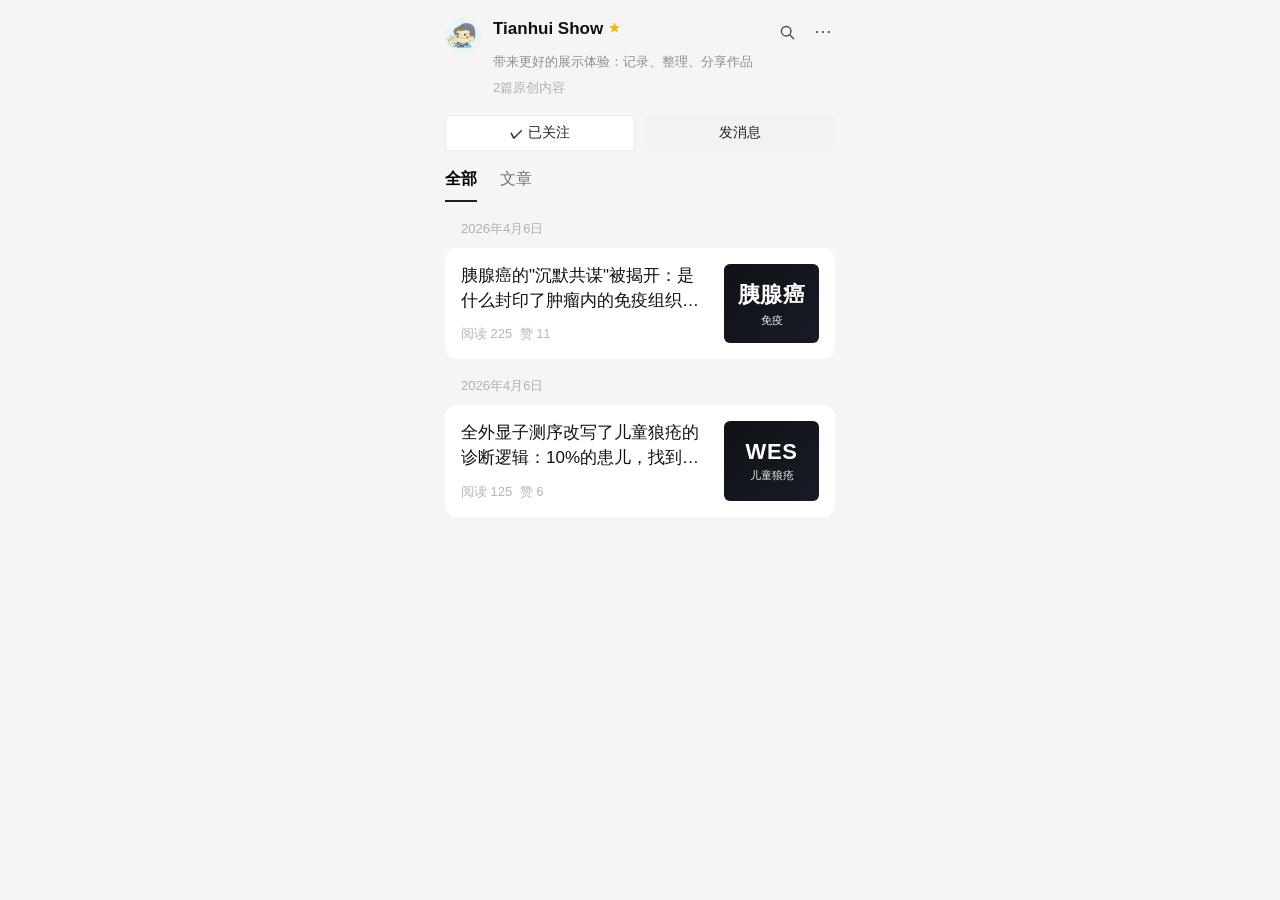
<file: index.html>
<!doctype html>
<html lang="zh-CN">
<head>
  <meta charset="utf-8" />
  <meta name="viewport" content="width=device-width, initial-scale=1" />
  <title>Tianhui Show</title>
  <meta
    name="description"
    content="用于展示单页 HTML 作品与学术内容的静态站点，可直接通过链接访问。"
  />
  <link rel="stylesheet" href="/styles.css" />
</head>
<body>
  <main class="page">
    <section class="wechat-home">
      <header class="account-header">
        <div class="account-main">
          <img class="avatar" src="/assets/avatar.jpeg" alt="头像" />
          <div class="account-copy">
            <div class="account-title-row">
              <h1 class="account-name">Tianhui Show</h1>
              <span class="account-badge">★</span>
            </div>
            <p class="account-desc">带来更好的展示体验：记录、整理、分享作品</p>
            <p class="account-meta">2篇原创内容</p>
          </div>
        </div>

        <div class="account-tools" aria-hidden="true">
          <span class="tool-icon">
            <svg viewBox="0 0 24 24" role="img" aria-hidden="true">
              <circle cx="11" cy="11" r="5.7"></circle>
              <path d="M15.6 15.6L20 20"></path>
            </svg>
          </span>
          <span class="tool-icon">
            <svg viewBox="0 0 24 24" role="img" aria-hidden="true">
              <circle cx="5" cy="12" r="1.35"></circle>
              <circle cx="12" cy="12" r="1.35"></circle>
              <circle cx="19" cy="12" r="1.35"></circle>
            </svg>
          </span>
        </div>
      </header>

      <div class="action-row">
        <a class="action-button action-button-primary" href="/works/wes-pediatric-lupus.html">
          <span class="action-check">✓</span>
          已关注
        </a>
        <a class="action-button" href="#guide">发消息</a>
      </div>

      <nav class="tab-row" aria-label="内容分类">
        <a class="tab-link tab-link-active" href="#articles">全部</a>
        <span class="tab-link">文章</span>
      </nav>



      <section class="article-feed" id="articles">
        <article class="feed-card">
          <p class="feed-date">2026年4月6日</p>
          <a class="feed-card-link" href="/works/pancreatic-cancer-tls-mechanism.html">
            <div class="feed-card-body">
              <div class="feed-copy">
                <h2>胰腺癌的"沉默共谋"被揭开：是什么封印了肿瘤内的免疫组织能力？</h2>
                <p class="feed-stats">阅读 225&nbsp;&nbsp;赞 11</p>
              </div>
              <div class="feed-cover">
                <span> 胰腺癌</span>
                <small>免疫</small>
              </div>
            </div>
          </a>
        </article>
      </section>

      <section class="article-feed" id="articles">
        <article class="feed-card">
          <p class="feed-date">2026年4月6日</p>
          <a class="feed-card-link" href="/works/wes-pediatric-lupus.html">
            <div class="feed-card-body">
              <div class="feed-copy">
                <h2>全外显子测序改写了儿童狼疮的诊断逻辑：10%的患儿，找到了真正的病因</h2>
                <p class="feed-stats">阅读 125&nbsp;&nbsp;赞 6</p>
              </div>
              <div class="feed-cover">
                <span>WES</span>
                <small>儿童狼疮</small>
              </div>
            </div>
          </a>
        </article>
      </section>


    </section>
  </main>
</body>
</html>
</file>
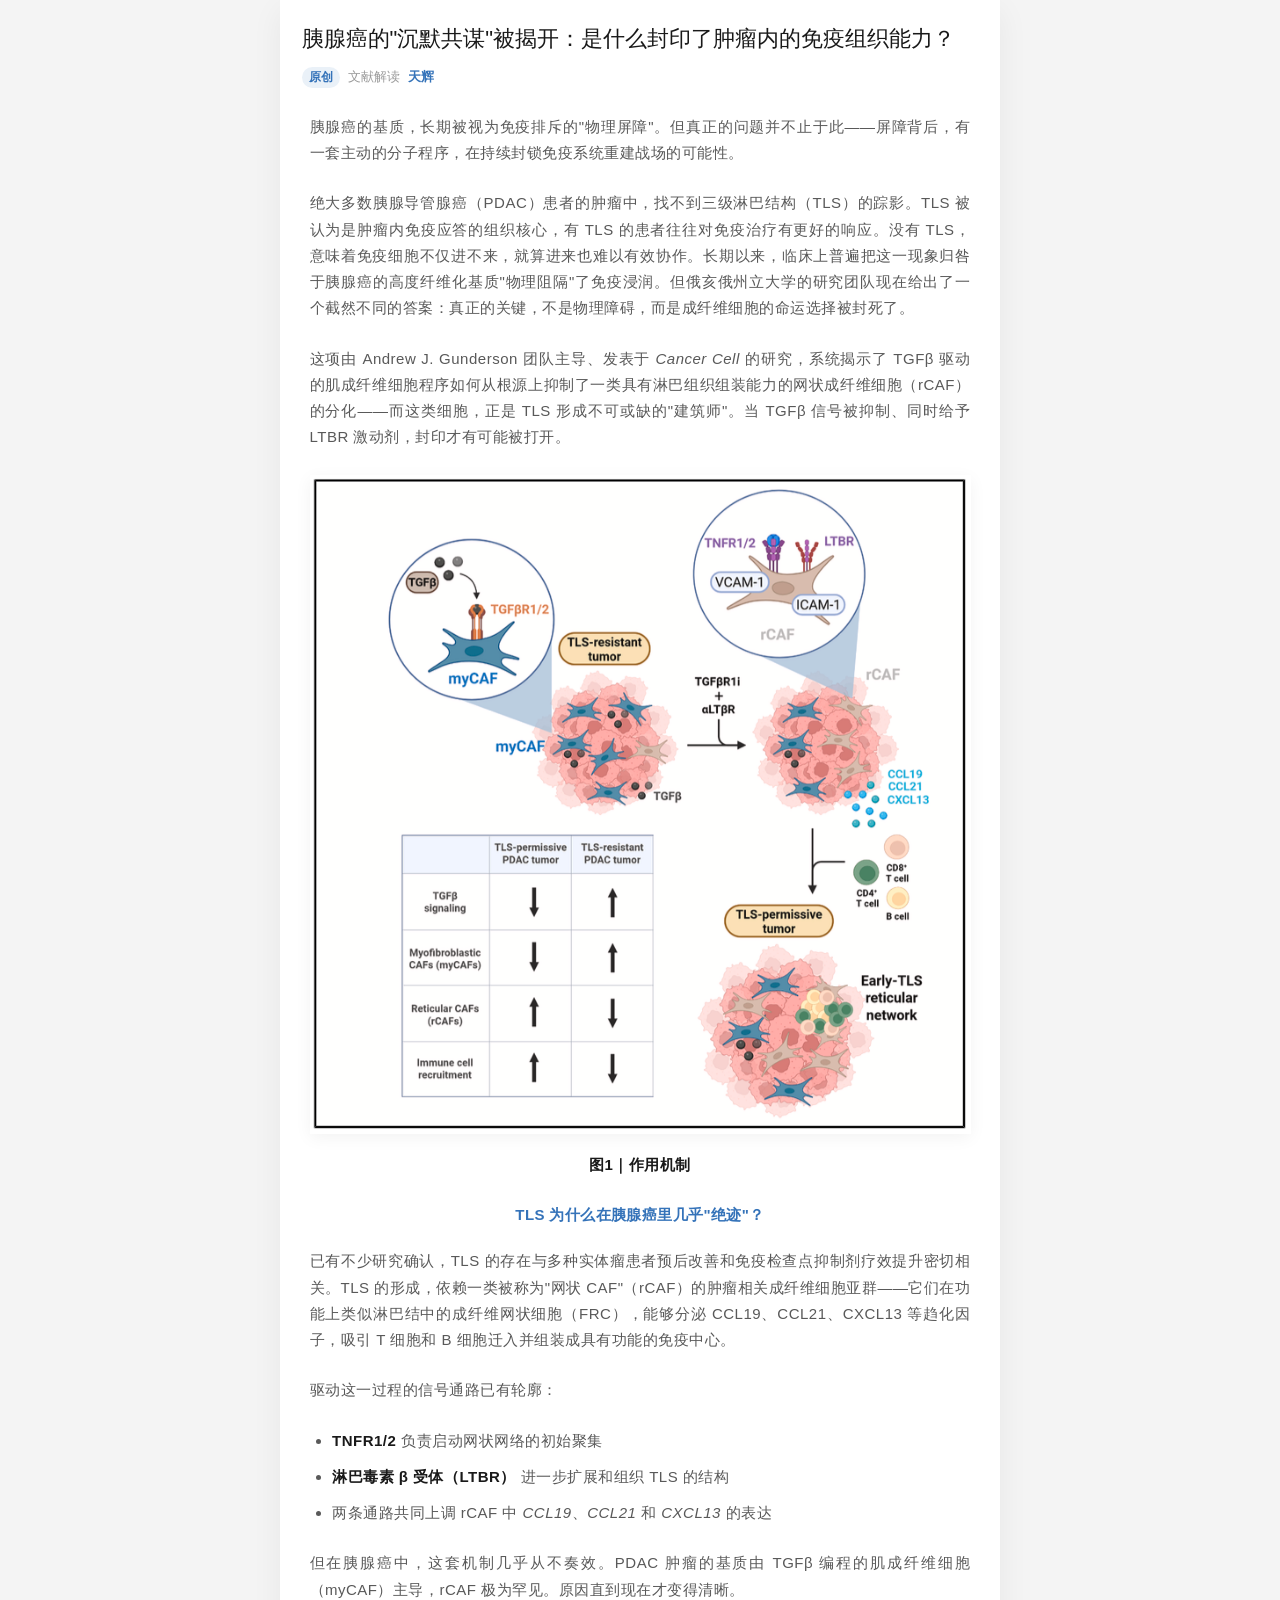
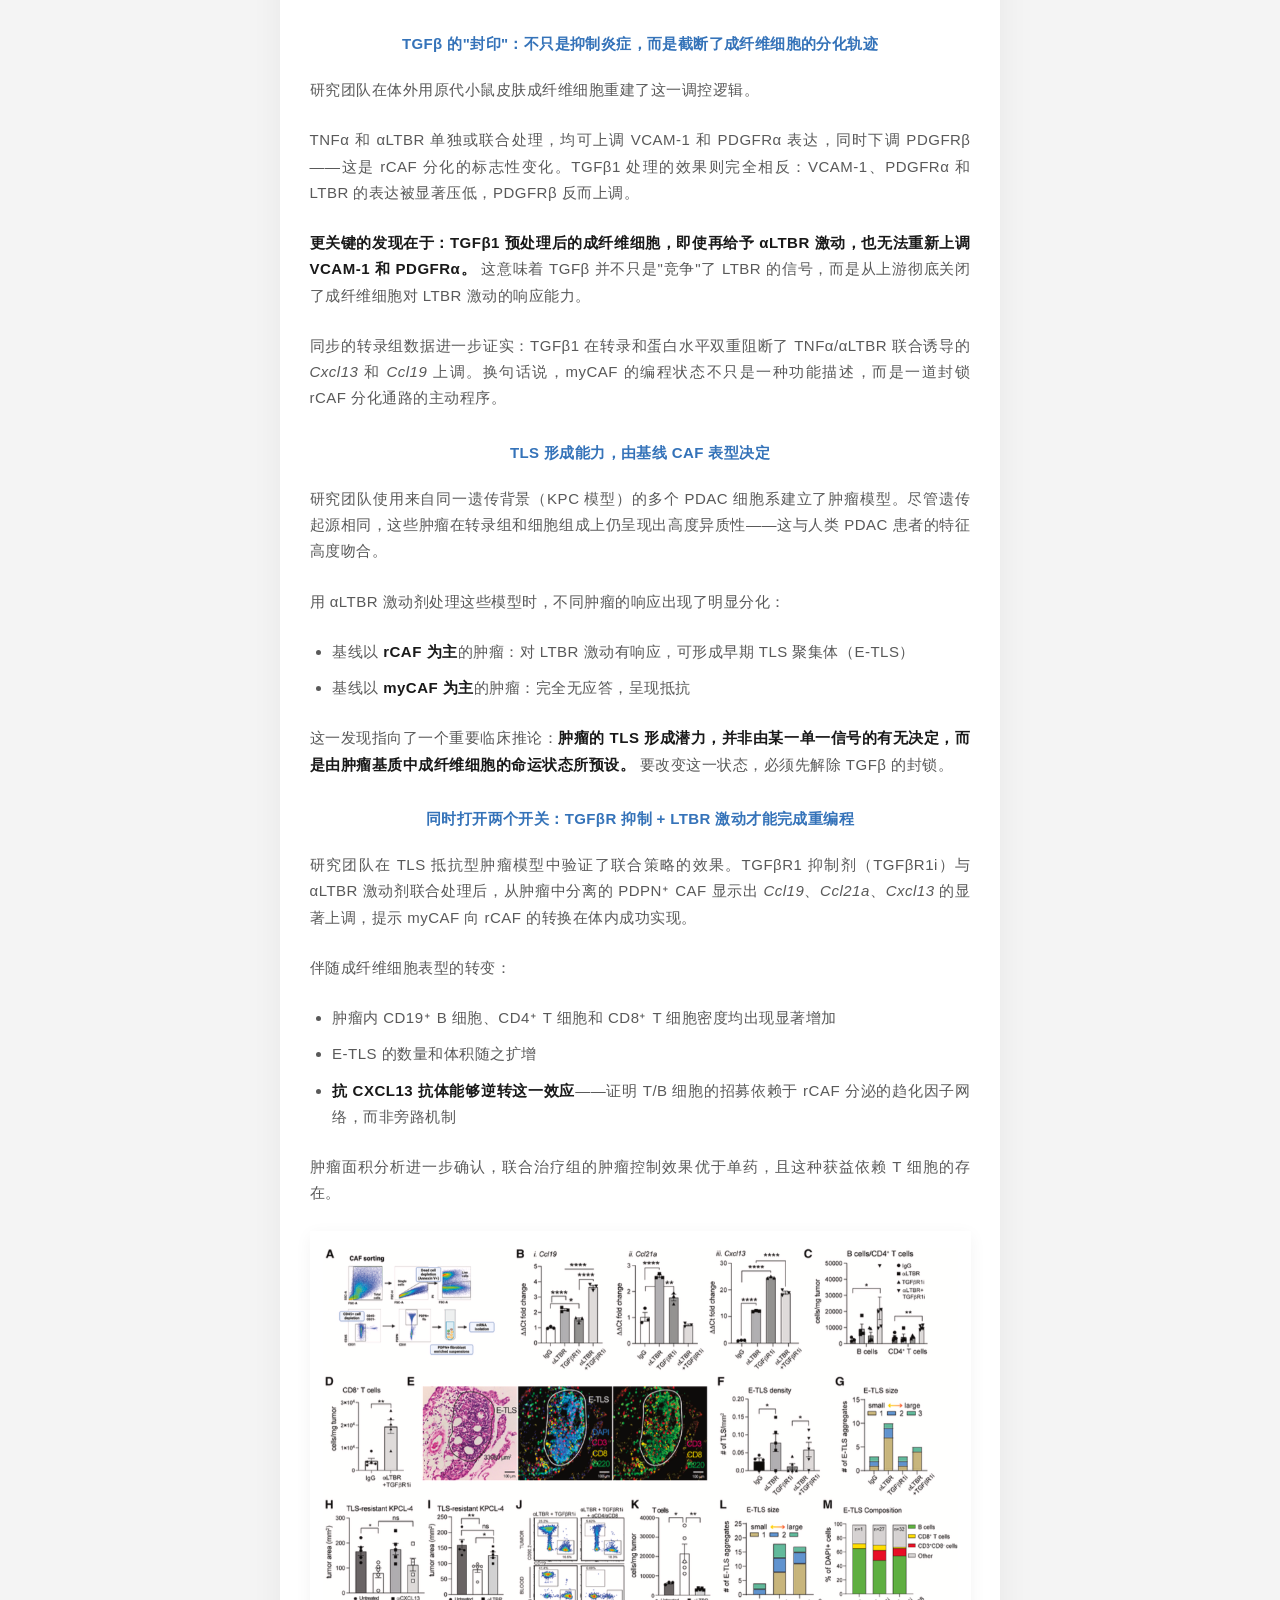
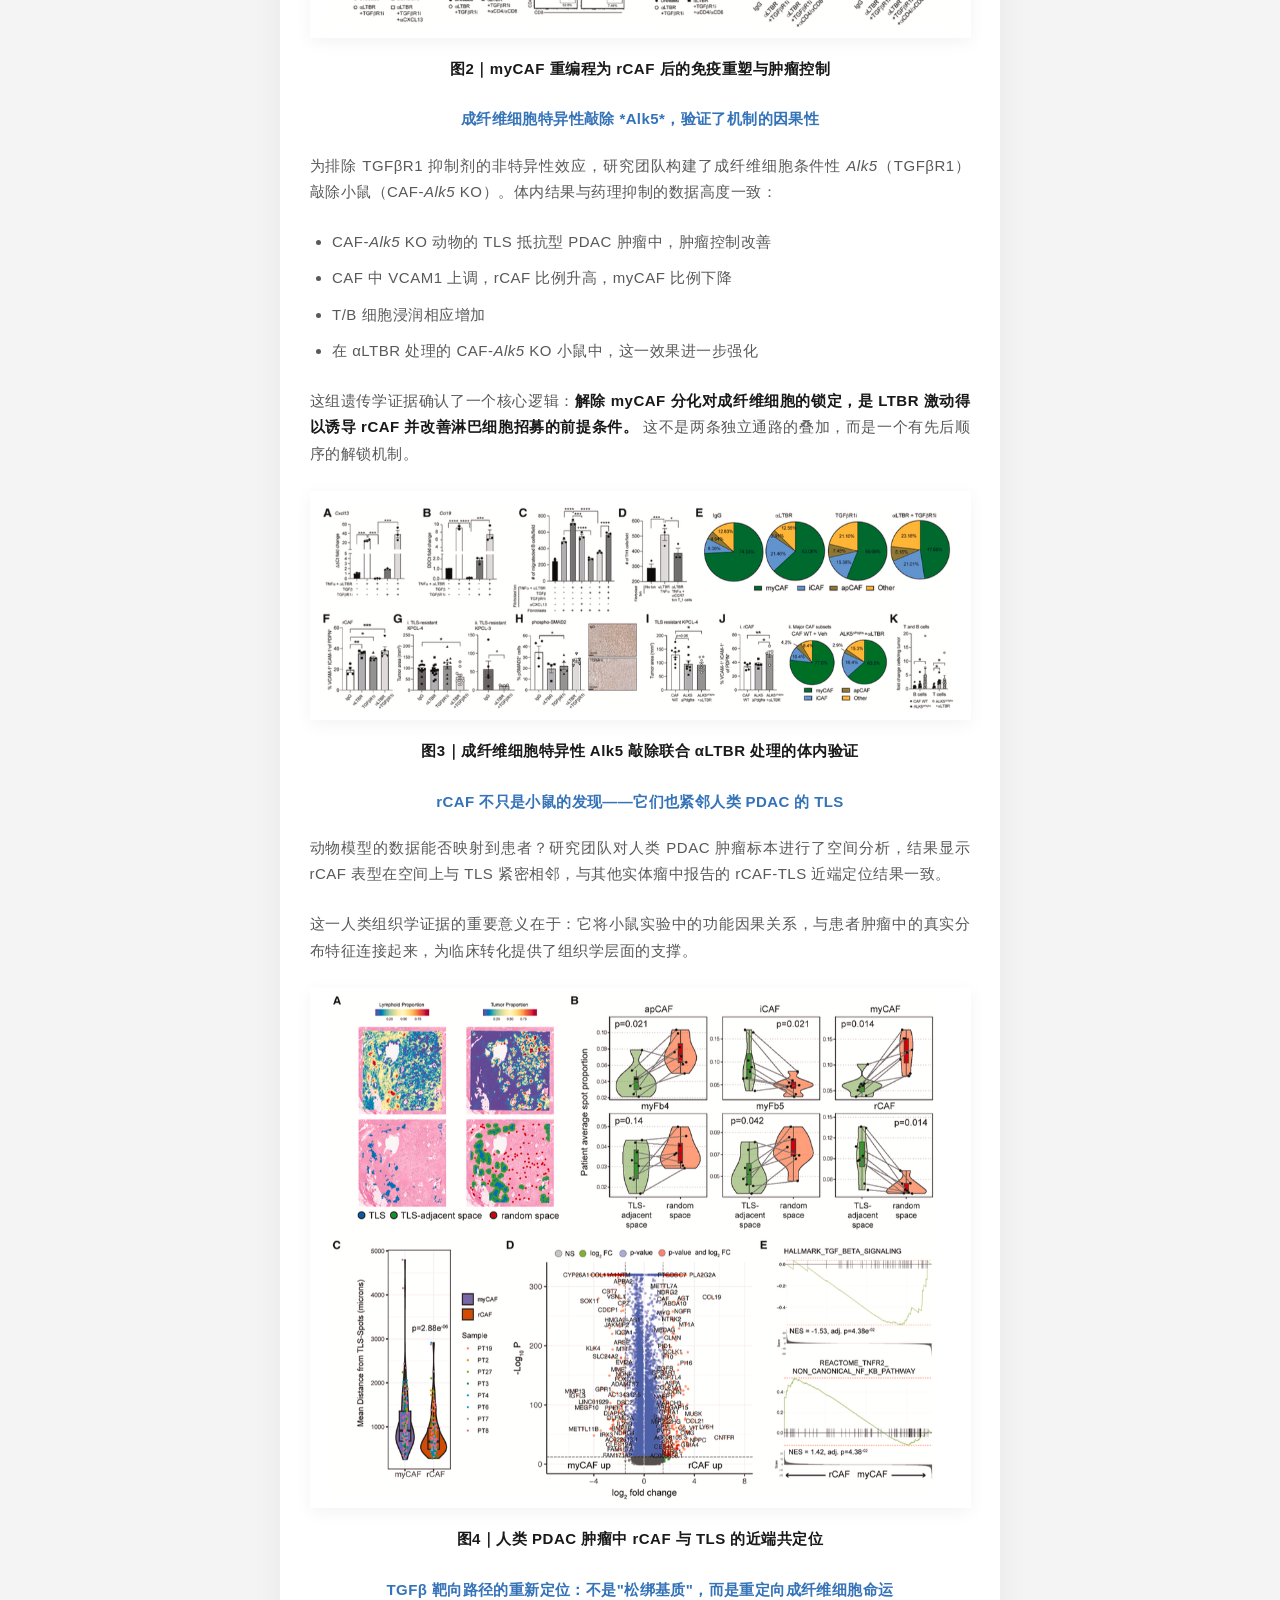
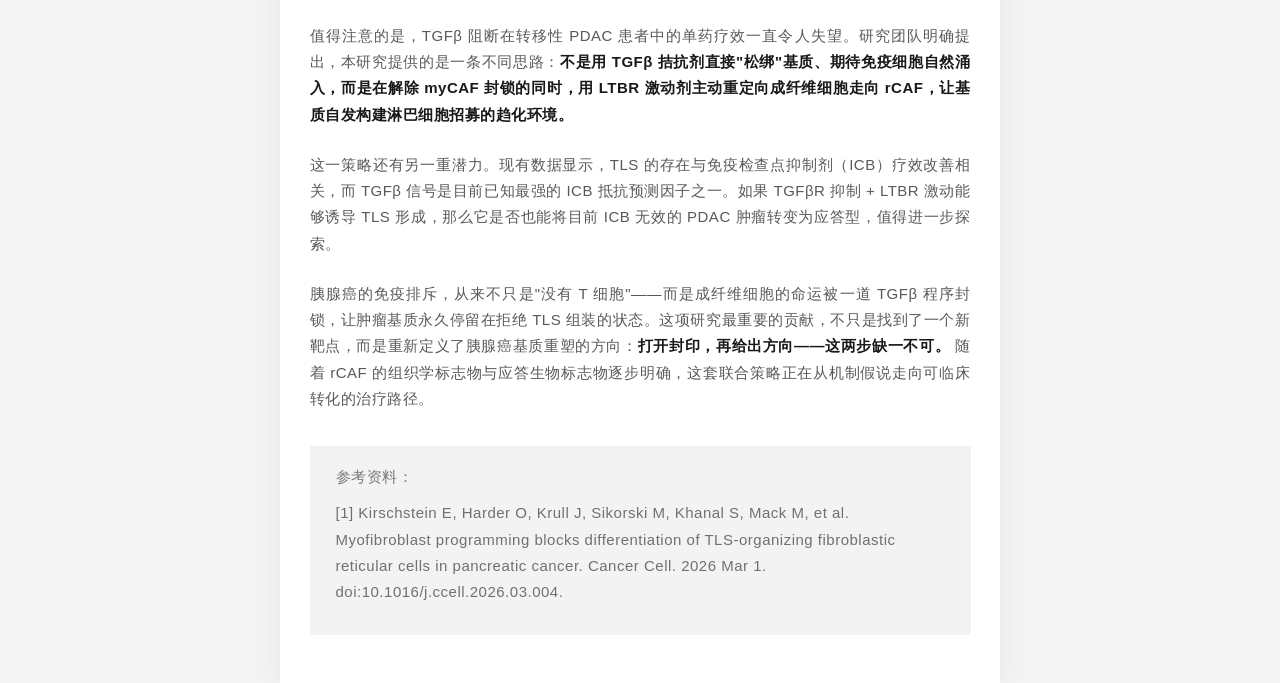
<file: works/04-pancreatic-cancer-tls-mechanism-standalone.html>
<!doctype html>
<html lang="zh-CN">
<head>
  <meta charset="utf-8" />
  <meta name="viewport" content="width=device-width, initial-scale=1" />
  <title>胰腺癌的"沉默共谋"被揭开：是什么封印了肿瘤内的免疫组织能力？</title>
  <style>
    :root { --page-bg:#f4f4f4; --paper:#ffffff; --text:#595959; --strong:rgba(0,0,0,.9); --blue:#3573b9; --meta:#8c8c8c; --line:#ececec; --shadow:0 10px 30px rgba(0,0,0,.06); }
    * { box-sizing: border-box; }
    body { margin:0; background:var(--page-bg); color:var(--text); font-family:"PingFang SC","Hiragino Sans GB","Microsoft YaHei UI","Microsoft YaHei",Arial,sans-serif; }
    .wx-page { width:min(100%,720px); margin:0 auto; background:var(--paper); min-height:100vh; box-shadow:var(--shadow); padding:24px 14px 48px; }
    .wx-header { width:min(100%,677px); margin:0 auto 22px; }
    .wx-account { display:flex; align-items:center; gap:8px; margin:0 auto 26px; font-size:13px; color:var(--meta); width:min(100%,677px); flex-wrap:wrap; }
    .wx-original { display:inline-block; padding:2px 7px; border-radius:999px; background:rgba(53,115,185,.1); color:var(--blue); font-size:12px; font-weight:700; }
    .wx-name { color:var(--blue); font-weight:600; }
    .wx-author { color:#9a9a9a; }
    .wechat-title { width:min(100%,677px); margin:0 auto 12px; font-size:22px; line-height:1.4; font-weight:500; color:var(--strong); }
    .wx-content { width:min(100%,677px); margin:0 auto; }
    .wechat-p, .wechat-list, .wechat-reference p { margin:0 8px 24px; line-height:1.75em; text-align:justify; font-size:15px; letter-spacing:.5px; color:var(--text); }
    .wechat-p strong, .wechat-list strong, .wechat-reference strong { font-weight:700; color:var(--strong); }
    .wechat-lead .wechat-p:first-child { margin-top:6px; }
    .wechat-section-pair { margin:28px 0 20px; }
    .wechat-section-top, .wechat-section-bottom { margin:0 8px; text-align:center; color:var(--blue); font-weight:700; letter-spacing:.4px; }
    .wechat-section-top { font-size:15px; line-height:1.75em; }
    .wechat-section-bottom { margin-top:4px; font-size:16px; line-height:1.75em; }
    .wechat-list { padding-left:1.5em; }
    .wechat-list li { margin-bottom:10px; }
    .wechat-figure { margin:6px 8px 18px; text-align:center; }
    .wechat-image { display:block; width:100%; height:auto; border-radius:0; box-shadow:0 4px 16px rgba(0,0,0,.05); }
    .wechat-figure + .wechat-p { text-align:center; margin-top:0; color:var(--strong); }
    .wechat-figure + .wechat-p strong { color:var(--strong); }
    .wechat-figure + .wechat-p + .wechat-section-pair { margin-top:10px; }
    .wechat-table-wrap { margin:28px 8px; overflow-x:auto; border:1px solid var(--line); background:#fff; }
    .wechat-table { width:100%; border-collapse:collapse; min-width:520px; }
    .wechat-table th, .wechat-table td { border:1px solid var(--line); padding:10px 12px; font-size:13px; line-height:1.7; text-align:left; vertical-align:top; color:var(--text); }
    .wechat-table th { color:var(--strong); background:#fafcff; }
    .wechat-reference { margin:34px 8px 0; padding:18px 18px 20px; background:#f3f3f3; border-radius:0; }
    .wechat-reference p { margin-bottom:10px; color:#707070; text-align:left; }
    .wechat-reference p:first-child { color:#7a7a7a; font-weight:400; }
    .wx-foot { width:min(100%,677px); margin:34px auto 0; padding-top:16px; border-top:1px dashed rgba(53,115,185,.22); color:var(--meta); font-size:12px; line-height:1.8; }
    @media (max-width: 720px) { .wx-page { width:100%; box-shadow:none; padding:20px 8px 40px; } .wechat-title { font-size:22px; } }
  </style>
</head>
<body>
  <main class="wx-page">
    <header class="wx-header">
      <h1 class="wechat-title">胰腺癌的"沉默共谋"被揭开：是什么封印了肿瘤内的免疫组织能力？</h1>
      <div class="wx-account">
        <span class="wx-original">原创</span>
        <span class="wx-author">文献解读</span>
        <span class="wx-name">天辉</span>
      </div>
    </header>
    <article class="wx-content">
      <section class="wechat-lead">
        <p class="wechat-p">胰腺癌的基质，长期被视为免疫排斥的"物理屏障"。但真正的问题并不止于此——屏障背后，有一套主动的分子程序，在持续封锁免疫系统重建战场的可能性。</p>

        <p class="wechat-p">绝大多数胰腺导管腺癌（PDAC）患者的肿瘤中，找不到三级淋巴结构（TLS）的踪影。TLS 被认为是肿瘤内免疫应答的组织核心，有 TLS 的患者往往对免疫治疗有更好的响应。没有 TLS，意味着免疫细胞不仅进不来，就算进来也难以有效协作。长期以来，临床上普遍把这一现象归咎于胰腺癌的高度纤维化基质"物理阻隔"了免疫浸润。但俄亥俄州立大学的研究团队现在给出了一个截然不同的答案：真正的关键，不是物理障碍，而是成纤维细胞的命运选择被封死了。</p>

        <p class="wechat-p">这项由 Andrew J. Gunderson 团队主导、发表于 <em>Cancer Cell</em> 的研究，系统揭示了 TGFβ 驱动的肌成纤维细胞程序如何从根源上抑制了一类具有淋巴组织组装能力的网状成纤维细胞（rCAF）的分化——而这类细胞，正是 TLS 形成不可或缺的"建筑师"。当 TGFβ 信号被抑制、同时给予 LTBR 激动剂，封印才有可能被打开。</p>
      </section>
      <figure class="wechat-figure">
        <img class="wechat-image" src="/img/pancreatic-cancer-tls-mechanism/fig1.png" alt="图1｜作用机制" />
      </figure>

      <p class="wechat-p"><strong>图1｜作用机制</strong></p>

      <section class="wechat-section-pair">
        <div class="wechat-section-top">TLS 为什么在胰腺癌里几乎"绝迹"？</div>
      </section>

      <p class="wechat-p">已有不少研究确认，TLS 的存在与多种实体瘤患者预后改善和免疫检查点抑制剂疗效提升密切相关。TLS 的形成，依赖一类被称为"网状 CAF"（rCAF）的肿瘤相关成纤维细胞亚群——它们在功能上类似淋巴结中的成纤维网状细胞（FRC），能够分泌 CCL19、CCL21、CXCL13 等趋化因子，吸引 T 细胞和 B 细胞迁入并组装成具有功能的免疫中心。</p>
      <p class="wechat-p">驱动这一过程的信号通路已有轮廓：</p>
      <ul class="wechat-list">
        <li><strong>TNFR1/2</strong> 负责启动网状网络的初始聚集</li>
        <li><strong>淋巴毒素 β 受体（LTBR）</strong> 进一步扩展和组织 TLS 的结构</li>
        <li>两条通路共同上调 rCAF 中 <em>CCL19</em>、<em>CCL21</em> 和 <em>CXCL13</em> 的表达</li>
      </ul>
      <p class="wechat-p">但在胰腺癌中，这套机制几乎从不奏效。PDAC 肿瘤的基质由 TGFβ 编程的肌成纤维细胞（myCAF）主导，rCAF 极为罕见。原因直到现在才变得清晰。</p>

      <section class="wechat-section-pair">
        <div class="wechat-section-top">TGFβ 的"封印"：不只是抑制炎症，而是截断了成纤维细胞的分化轨迹</div>
      </section>

      <p class="wechat-p">研究团队在体外用原代小鼠皮肤成纤维细胞重建了这一调控逻辑。</p>
      <p class="wechat-p">TNFα 和 αLTBR 单独或联合处理，均可上调 VCAM-1 和 PDGFRα 表达，同时下调 PDGFRβ——这是 rCAF 分化的标志性变化。TGFβ1 处理的效果则完全相反：VCAM-1、PDGFRα 和 LTBR 的表达被显著压低，PDGFRβ 反而上调。</p>
      <p class="wechat-p"><strong>更关键的发现在于：TGFβ1 预处理后的成纤维细胞，即使再给予 αLTBR 激动，也无法重新上调 VCAM-1 和 PDGFRα。</strong> 这意味着 TGFβ 并不只是"竞争"了 LTBR 的信号，而是从上游彻底关闭了成纤维细胞对 LTBR 激动的响应能力。</p>
      <p class="wechat-p">同步的转录组数据进一步证实：TGFβ1 在转录和蛋白水平双重阻断了 TNFα/αLTBR 联合诱导的 <em>Cxcl13</em> 和 <em>Ccl19</em> 上调。换句话说，myCAF 的编程状态不只是一种功能描述，而是一道封锁 rCAF 分化通路的主动程序。</p>

      <section class="wechat-section-pair">
        <div class="wechat-section-top">TLS 形成能力，由基线 CAF 表型决定</div>
      </section>

      <p class="wechat-p">研究团队使用来自同一遗传背景（KPC 模型）的多个 PDAC 细胞系建立了肿瘤模型。尽管遗传起源相同，这些肿瘤在转录组和细胞组成上仍呈现出高度异质性——这与人类 PDAC 患者的特征高度吻合。</p>
      <p class="wechat-p">用 αLTBR 激动剂处理这些模型时，不同肿瘤的响应出现了明显分化：</p>
      <ul class="wechat-list">
        <li>基线以 <strong>rCAF 为主</strong>的肿瘤：对 LTBR 激动有响应，可形成早期 TLS 聚集体（E-TLS）</li>
        <li>基线以 <strong>myCAF 为主</strong>的肿瘤：完全无应答，呈现抵抗</li>
      </ul>
      <p class="wechat-p">这一发现指向了一个重要临床推论：<strong>肿瘤的 TLS 形成潜力，并非由某一单一信号的有无决定，而是由肿瘤基质中成纤维细胞的命运状态所预设。</strong> 要改变这一状态，必须先解除 TGFβ 的封锁。</p>

      <section class="wechat-section-pair">
        <div class="wechat-section-top">同时打开两个开关：TGFβR 抑制 + LTBR 激动才能完成重编程</div>
      </section>

      <p class="wechat-p">研究团队在 TLS 抵抗型肿瘤模型中验证了联合策略的效果。TGFβR1 抑制剂（TGFβR1i）与 αLTBR 激动剂联合处理后，从肿瘤中分离的 PDPN⁺ CAF 显示出 <em>Ccl19</em>、<em>Ccl21a</em>、<em>Cxcl13</em> 的显著上调，提示 myCAF 向 rCAF 的转换在体内成功实现。</p>
      <p class="wechat-p">伴随成纤维细胞表型的转变：</p>
      <ul class="wechat-list">
        <li>肿瘤内 CD19⁺ B 细胞、CD4⁺ T 细胞和 CD8⁺ T 细胞密度均出现显著增加</li>
        <li>E-TLS 的数量和体积随之扩增</li>
        <li><strong>抗 CXCL13 抗体能够逆转这一效应</strong>——证明 T/B 细胞的招募依赖于 rCAF 分泌的趋化因子网络，而非旁路机制</li>
      </ul>
      <p class="wechat-p">肿瘤面积分析进一步确认，联合治疗组的肿瘤控制效果优于单药，且这种获益依赖 T 细胞的存在。</p>

      <figure class="wechat-figure">
        <img class="wechat-image" src="/img/pancreatic-cancer-tls-mechanism/fig2.png" alt="图2｜myCAF 重编程为 rCAF 后的免疫重塑与肿瘤控制" />
      </figure>

      <p class="wechat-p"><strong>图2｜myCAF 重编程为 rCAF 后的免疫重塑与肿瘤控制</strong></p>

      <section class="wechat-section-pair">
        <div class="wechat-section-top">成纤维细胞特异性敲除 *Alk5*，验证了机制的因果性</div>
      </section>

      <p class="wechat-p">为排除 TGFβR1 抑制剂的非特异性效应，研究团队构建了成纤维细胞条件性 <em>Alk5</em>（TGFβR1）敲除小鼠（CAF-<em>Alk5</em> KO）。体内结果与药理抑制的数据高度一致：</p>
      <ul class="wechat-list">
        <li>CAF-<em>Alk5</em> KO 动物的 TLS 抵抗型 PDAC 肿瘤中，肿瘤控制改善</li>
        <li>CAF 中 VCAM1 上调，rCAF 比例升高，myCAF 比例下降</li>
        <li>T/B 细胞浸润相应增加</li>
        <li>在 αLTBR 处理的 CAF-<em>Alk5</em> KO 小鼠中，这一效果进一步强化</li>
      </ul>
      <p class="wechat-p">这组遗传学证据确认了一个核心逻辑：<strong>解除 myCAF 分化对成纤维细胞的锁定，是 LTBR 激动得以诱导 rCAF 并改善淋巴细胞招募的前提条件。</strong> 这不是两条独立通路的叠加，而是一个有先后顺序的解锁机制。</p>

      <figure class="wechat-figure">
        <img class="wechat-image" src="/img/pancreatic-cancer-tls-mechanism/fig3.png" alt="图3｜成纤维细胞特异性 Alk5 敲除联合 αLTBR 处理的体内验证" />
      </figure>

      <p class="wechat-p"><strong>图3｜成纤维细胞特异性 Alk5 敲除联合 αLTBR 处理的体内验证</strong></p>

      <section class="wechat-section-pair">
        <div class="wechat-section-top">rCAF 不只是小鼠的发现——它们也紧邻人类 PDAC 的 TLS</div>
      </section>

      <p class="wechat-p">动物模型的数据能否映射到患者？研究团队对人类 PDAC 肿瘤标本进行了空间分析，结果显示 rCAF 表型在空间上与 TLS 紧密相邻，与其他实体瘤中报告的 rCAF-TLS 近端定位结果一致。</p>
      <p class="wechat-p">这一人类组织学证据的重要意义在于：它将小鼠实验中的功能因果关系，与患者肿瘤中的真实分布特征连接起来，为临床转化提供了组织学层面的支撑。</p>

      <figure class="wechat-figure">
        <img class="wechat-image" src="/img/pancreatic-cancer-tls-mechanism/fig4.png" alt="图4｜人类 PDAC 肿瘤中 rCAF 与 TLS 的近端共定位" />
      </figure>

      <p class="wechat-p"><strong>图4｜人类 PDAC 肿瘤中 rCAF 与 TLS 的近端共定位</strong></p>

      <section class="wechat-section-pair">
        <div class="wechat-section-top">TGFβ 靶向路径的重新定位：不是"松绑基质"，而是重定向成纤维细胞命运</div>
      </section>

      <p class="wechat-p">值得注意的是，TGFβ 阻断在转移性 PDAC 患者中的单药疗效一直令人失望。研究团队明确提出，本研究提供的是一条不同思路：<strong>不是用 TGFβ 拮抗剂直接"松绑"基质、期待免疫细胞自然涌入，而是在解除 myCAF 封锁的同时，用 LTBR 激动剂主动重定向成纤维细胞走向 rCAF，让基质自发构建淋巴细胞招募的趋化环境。</strong></p>
      <p class="wechat-p">这一策略还有另一重潜力。现有数据显示，TLS 的存在与免疫检查点抑制剂（ICB）疗效改善相关，而 TGFβ 信号是目前已知最强的 ICB 抵抗预测因子之一。如果 TGFβR 抑制 + LTBR 激动能够诱导 TLS 形成，那么它是否也能将目前 ICB 无效的 PDAC 肿瘤转变为应答型，值得进一步探索。</p>

      <p class="wechat-p">胰腺癌的免疫排斥，从来不只是"没有 T 细胞"——而是成纤维细胞的命运被一道 TGFβ 程序封锁，让肿瘤基质永久停留在拒绝 TLS 组装的状态。这项研究最重要的贡献，不只是找到了一个新靶点，而是重新定义了胰腺癌基质重塑的方向：<strong>打开封印，再给出方向——这两步缺一不可。</strong> 随着 rCAF 的组织学标志物与应答生物标志物逐步明确，这套联合策略正在从机制假说走向可临床转化的治疗路径。</p>
      <section class="wechat-reference">
        <p>参考资料：</p>
        <p>[1] Kirschstein E, Harder O, Krull J, Sikorski M, Khanal S, Mack M, et al. Myofibroblast programming blocks differentiation of TLS-organizing fibroblastic reticular cells in pancreatic cancer. Cancer Cell. 2026 Mar 1. doi:10.1016/j.ccell.2026.03.004.</p>
      </section>
    </article>
    
  </main>
</body>
</html>
</file>
<file: styles.css>
:root {
  --bg: #f5f5f5;
  --surface: #ffffff;
  --surface-soft: #f2f2f2;
  --text: #111111;
  --muted: #8e8e93;
  --line: #ededed;
  --accent: #000000;
  --shadow: none;
}

* {
  box-sizing: border-box;
}

body {
  margin: 0;
  min-height: 100vh;
  background: var(--bg);
  color: var(--text);
  font-family: "PingFang SC", "Hiragino Sans GB", "Microsoft YaHei", sans-serif;
}

a {
  color: inherit;
  text-decoration: none;
}

.page {
  width: min(100%, 414px);
  margin: 0 auto;
  padding: 18px 12px 40px;
}

.wechat-home {
  min-height: calc(100vh - 58px);
}

.account-header {
  display: flex;
  align-items: flex-start;
  justify-content: space-between;
  gap: 10px;
}

.account-main {
  display: flex;
  gap: 12px;
  min-width: 0;
}

.avatar {
  width: 36px;
  height: 36px;
  border-radius: 50%;
  flex: none;
  object-fit: cover;
}

.account-copy {
  min-width: 0;
}

.account-title-row {
  display: flex;
  align-items: center;
  gap: 5px;
}

.account-name {
  margin: 0;
  font-size: 17px;
  line-height: 1.3;
  font-weight: 600;
  letter-spacing: 0;
}

.account-badge {
  color: #f7b500;
  font-size: 13px;
  transform: translateY(-1px);
}

.account-desc,
.account-meta,
.feed-date,
.feed-summary,
.feed-stats,
.guide-block p {
  margin: 0;
}

.account-desc {
  margin-top: 11px;
  color: var(--muted);
  font-size: 13px;
  line-height: 1.7;
}

.account-meta {
  margin-top: 6px;
  color: #b1b1b4;
  font-size: 13px;
}

.account-tools {
  display: flex;
  align-items: center;
  gap: 12px;
  color: #4a4f55;
  padding-top: 2px;
}

.tool-icon {
  display: inline-flex;
  align-items: center;
  justify-content: center;
  width: 24px;
  height: 24px;
}

.tool-icon svg {
  width: 20px;
  height: 20px;
  fill: none;
  stroke: currentColor;
  stroke-width: 1.7;
  stroke-linecap: round;
  stroke-linejoin: round;
}

.tool-icon:last-child svg {
  fill: currentColor;
  stroke: none;
}

.action-row {
  display: flex;
  gap: 10px;
  margin-top: 18px;
}

.action-button {
  flex: 1;
  min-height: 36px;
  padding: 0 14px;
  display: inline-flex;
  align-items: center;
  justify-content: center;
  gap: 5px;
  border-radius: 4px;
  border: 0;
  background: #f2f2f2;
  font-size: 14px;
  color: #222222;
}

.action-button-primary {
  background: #fff;
  box-shadow: inset 0 0 0 1px #ececec;
}

.action-check {
  font-size: 13px;
  font-weight: 600;
}

.tab-row {
  display: flex;
  gap: 23px;
  margin-top: 18px;
}

.tab-link {
  position: relative;
  padding-bottom: 12px;
  color: #6e737a;
  font-size: 16px;
}

.tab-link-active {
  color: var(--accent);
  font-weight: 600;
}

.tab-link-active::after {
  content: "";
  position: absolute;
  left: 0;
  right: 0;
  bottom: 0;
  height: 2px;
  background: #1f1f1f;
}

.article-feed {
  margin-top: 18px;
}

.feed-card + .feed-card {
  margin-top: 16px;
}

.feed-date {
  margin-bottom: 10px;
  padding-left: 16px;
  color: #b1b1b4;
  font-size: 13px;
}

.feed-card-link {
  display: block;
}

.feed-card-body {
  display: flex;
  align-items: stretch;
  gap: 14px;
  padding: 16px;
  border-radius: 12px;
  background: var(--surface);
  box-shadow: var(--shadow);
}

.feed-copy {
  flex: 1;
  min-width: 0;
}

.feed-copy h2 {
  margin: 0;
  font-size: 17px;
  line-height: 1.45;
  font-weight: 400;
  display: -webkit-box;
  -webkit-line-clamp: 2;
  -webkit-box-orient: vertical;
  overflow: hidden;
}

.feed-stats {
  margin-top: 12px;
  color: #b4b5b8;
  font-size: 13px;
}

.feed-cover {
  width: 95px;
  min-width: 95px;
  border-radius: 6px;
  background: linear-gradient(135deg, #0f1217 0%, #171b25 100%);
  display: flex;
  flex-direction: column;
  align-items: center;
  justify-content: center;
  color: #fff;
  font-size: 22px;
  font-weight: 700;
  letter-spacing: 0.03em;
}

.feed-cover small {
  margin-top: 3px;
  font-size: 11px;
  font-weight: 500;
  letter-spacing: 0;
  opacity: 0.92;
}

.guide-block {
  margin-top: 18px;
  padding: 16px;
  border-radius: 12px;
  background: rgba(255, 255, 255, 0.78);
  border: 1px solid var(--line);
}

.guide-block h2 {
  margin: 0 0 10px;
  font-size: 15px;
  font-weight: 600;
}

.guide-block p {
  color: #8c9199;
  font-size: 13px;
  line-height: 1.8;
}

.guide-block p + p {
  margin-top: 6px;
}

code {
  padding: 0.08em 0.35em;
  border-radius: 4px;
  background: var(--surface-soft);
  font-size: 0.95em;
}

@media (max-width: 420px) {
  .account-name {
    font-size: 17px;
  }

  .feed-card-body {
    gap: 12px;
  }

  .feed-cover {
    width: 84px;
    min-width: 84px;
    font-size: 21px;
  }
}
</file>
